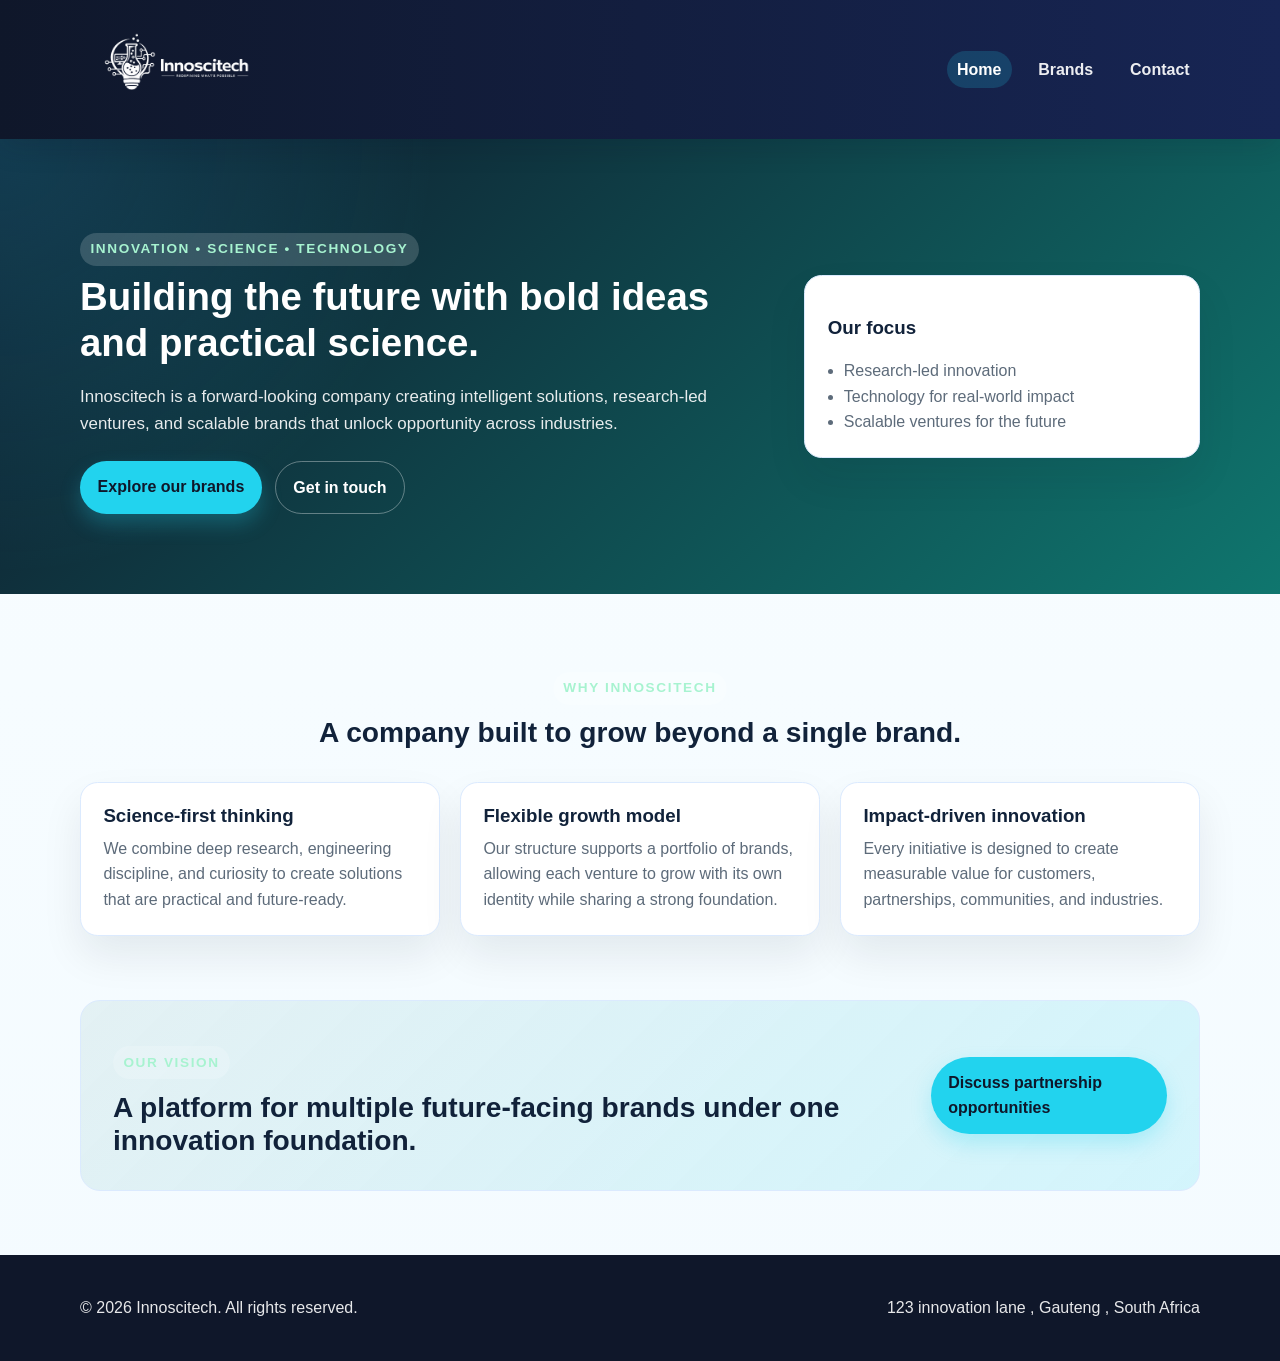
<file: index.html>
<!DOCTYPE html>
<html lang="en">
<head>
  <meta charset="UTF-8">
  <meta name="viewport" content="width=device-width, initial-scale=1.0">
  <title>Innoscitech | Innovation, Science & Technology</title>
  <meta name="description" content="Innoscitech is a future-focused innovation, science and technology company creating scalable ventures and intelligent solutions.">
  <meta name="keywords" content="innovation, science, technology, research-led ventures, scalable brands, startup portfolio, Innoscitech">
  <link rel="canonical" href="https://trish-kundai.github.io/Innoscitech/">
  <meta property="og:title" content="Innoscitech | Innovation, Science & Technology">
  <meta property="og:description" content="Innoscitech is a future-focused innovation, science and technology company creating scalable ventures and intelligent solutions.">
  <meta property="og:type" content="website">
  <meta property="og:url" content="https://trish-kundai.github.io/Innoscitech/">
  <meta property="og:image" content="https://trish-kundai.github.io/Innoscitech/assets/image.png">
  <meta name="twitter:card" content="summary_large_image">
  <meta name="twitter:title" content="Innoscitech | Innovation, Science & Technology">
  <meta name="twitter:description" content="Innoscitech is a future-focused innovation, science and technology company creating scalable ventures and intelligent solutions.">
  <link rel="stylesheet" href="styles.css">
</head>
<body>
  <header class="site-header">
    <div class="container nav-wrap">
      <a class="brand" href="index.html">
        <img class="brand-mark" src="assets/image.png" alt="Innoscitech logo">
      </a>
      <nav class="site-nav" aria-label="Main navigation">
        <a href="index.html" class="active">Home</a>
        <a href="brands.html">Brands</a>
        <a href="contact.html">Contact</a>
      </nav>
    </div>
  </header>

  <main>
    <section class="hero">
      <div class="container hero-grid">
        <div>
          <p class="eyebrow">Innovation • Science • Technology</p>
          <h1>Building the future with bold ideas and practical science.</h1>
          <p class="hero-copy">Innoscitech is a forward-looking company creating intelligent solutions, research-led ventures, and scalable brands that unlock opportunity across industries.</p>
          <div class="hero-actions">
            <a class="btn btn-primary" href="brands.html">Explore our brands</a>
            <a class="btn btn-secondary" href="contact.html">Get in touch</a>
          </div>
        </div>
        <div class="hero-card">
          <h3>Our focus</h3>
          <ul>
            <li>Research-led innovation</li>
            <li>Technology for real-world impact</li>
            <li>Scalable ventures for the future</li>
          </ul>
        </div>
      </div>
    </section>

    <section class="section">
      <div class="container">
        <div class="section-heading">
          <p class="eyebrow">Why Innoscitech</p>
          <h2>A company built to grow beyond a single brand.</h2>
        </div>
        <div class="card-grid">
          <article class="info-card">
            <h3>Science-first thinking</h3>
            <p>We combine deep research, engineering discipline, and curiosity to create solutions that are practical and future-ready.</p>
          </article>
          <article class="info-card">
            <h3>Flexible growth model</h3>
            <p>Our structure supports a portfolio of brands, allowing each venture to grow with its own identity while sharing a strong foundation.</p>
          </article>
          <article class="info-card">
            <h3>Impact-driven innovation</h3>
            <p>Every initiative is designed to create measurable value for customers, partnerships, communities, and industries.</p>
          </article>
        </div>
      </div>
    </section>

    <section class="section section-alt">
      <div class="container spotlight">
        <div>
          <p class="eyebrow">Our vision</p>
          <h2>A platform for multiple future-facing brands under one innovation foundation.</h2>
        </div>
        <a class="btn btn-primary" href="contact.html">Discuss partnership opportunities</a>
      </div>
    </section>
  </main>

  <footer class="site-footer">
    <div class="container footer-wrap">
      <p>© 2026 Innoscitech. All rights reserved.</p>
      <p>123 innovation lane , Gauteng , South Africa </p>
    </div>
  </footer>
</body>
</html>
</file>
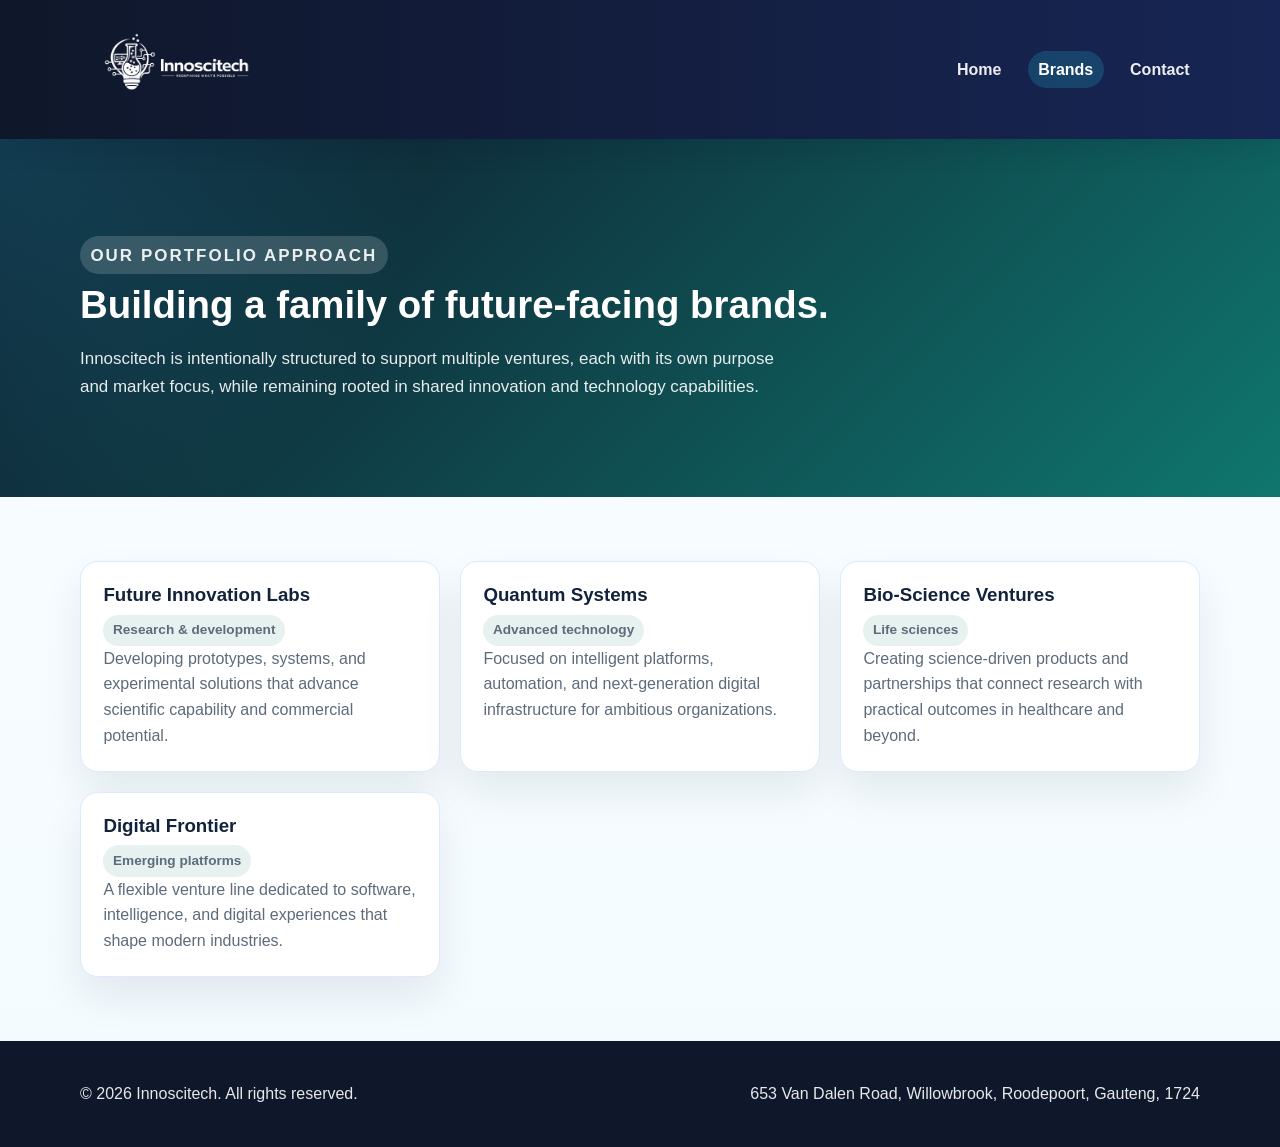
<file: brands.html>
<!DOCTYPE html>
<html lang="en">
<head>
  <meta charset="UTF-8">
  <meta name="viewport" content="width=device-width, initial-scale=1.0">
  <title>Our Brands | Innoscitech</title>
  <meta name="description" content="Innoscitech’s portfolio strategy is designed to support multiple future brands under one innovation-led company.">
  <meta name="keywords" content="Innoscitech brands, innovation portfolio, technology ventures, science companies, future brands">
  <link rel="canonical" href="https://trish-kundai.github.io/Innoscitech/brands.html">
  <meta property="og:title" content="Our Brands | Innoscitech">
  <meta property="og:description" content="Innoscitech’s portfolio strategy is designed to support multiple future brands under one innovation-led company.">
  <meta property="og:type" content="website">
  <meta property="og:url" content="https://trish-kundai.github.io/Innoscitech/brands.html">
  <meta property="og:image" content="https://trish-kundai.github.io/Innoscitech/assets/image.png">
  <meta name="twitter:card" content="summary_large_image">
  <meta name="twitter:title" content="Our Brands | Innoscitech">
  <meta name="twitter:description" content="Innoscitech’s portfolio strategy is designed to support multiple future brands under one innovation-led company.">
  <link rel="stylesheet" href="styles.css">
</head>
<body>
  <header class="site-header">
    <div class="container nav-wrap">
      <a class="brand" href="index.html">
        <img class="brand-mark" src="assets/image.png" alt="Innoscitech logo">
      </a>
      <nav class="site-nav" aria-label="Main navigation">
        <a href="index.html">Home</a>
        <a href="brands.html" class="active">Brands</a>
        <a href="contact.html">Contact</a>
      </nav>
    </div>
  </header>

  <main>
    <section class="page-hero">
      <div class="container">
        <p class="eyebrow">Our portfolio approach</p>
        <h1>Building a family of future-facing brands.</h1>
        <p>Innoscitech is intentionally structured to support multiple ventures, each with its own purpose and market focus, while remaining rooted in shared innovation and technology capabilities.</p>
      </div>
    </section>

    <section class="section">
      <div class="container">
        <div class="card-grid">
          <article class="info-card brand-card">
            <h3>Future Innovation Labs</h3>
            <p class="pill">Research & development</p>
            <p>Developing prototypes, systems, and experimental solutions that advance scientific capability and commercial potential.</p>
          </article>
          <article class="info-card brand-card">
            <h3>Quantum Systems</h3>
            <p class="pill">Advanced technology</p>
            <p>Focused on intelligent platforms, automation, and next-generation digital infrastructure for ambitious organizations.</p>
          </article>
          <article class="info-card brand-card">
            <h3>Bio-Science Ventures</h3>
            <p class="pill">Life sciences</p>
            <p>Creating science-driven products and partnerships that connect research with practical outcomes in healthcare and beyond.</p>
          </article>
          <article class="info-card brand-card">
            <h3>Digital Frontier</h3>
            <p class="pill">Emerging platforms</p>
            <p>A flexible venture line dedicated to software, intelligence, and digital experiences that shape modern industries.</p>
          </article>
        </div>
      </div>
    </section>
  </main>

  <footer class="site-footer">
    <div class="container footer-wrap">
      <p>© 2026 Innoscitech. All rights reserved.</p>
      <p>653 Van Dalen Road, Willowbrook, Roodepoort, Gauteng, 1724</p>
    </div>
  </footer>
</body>
</html>
</file>
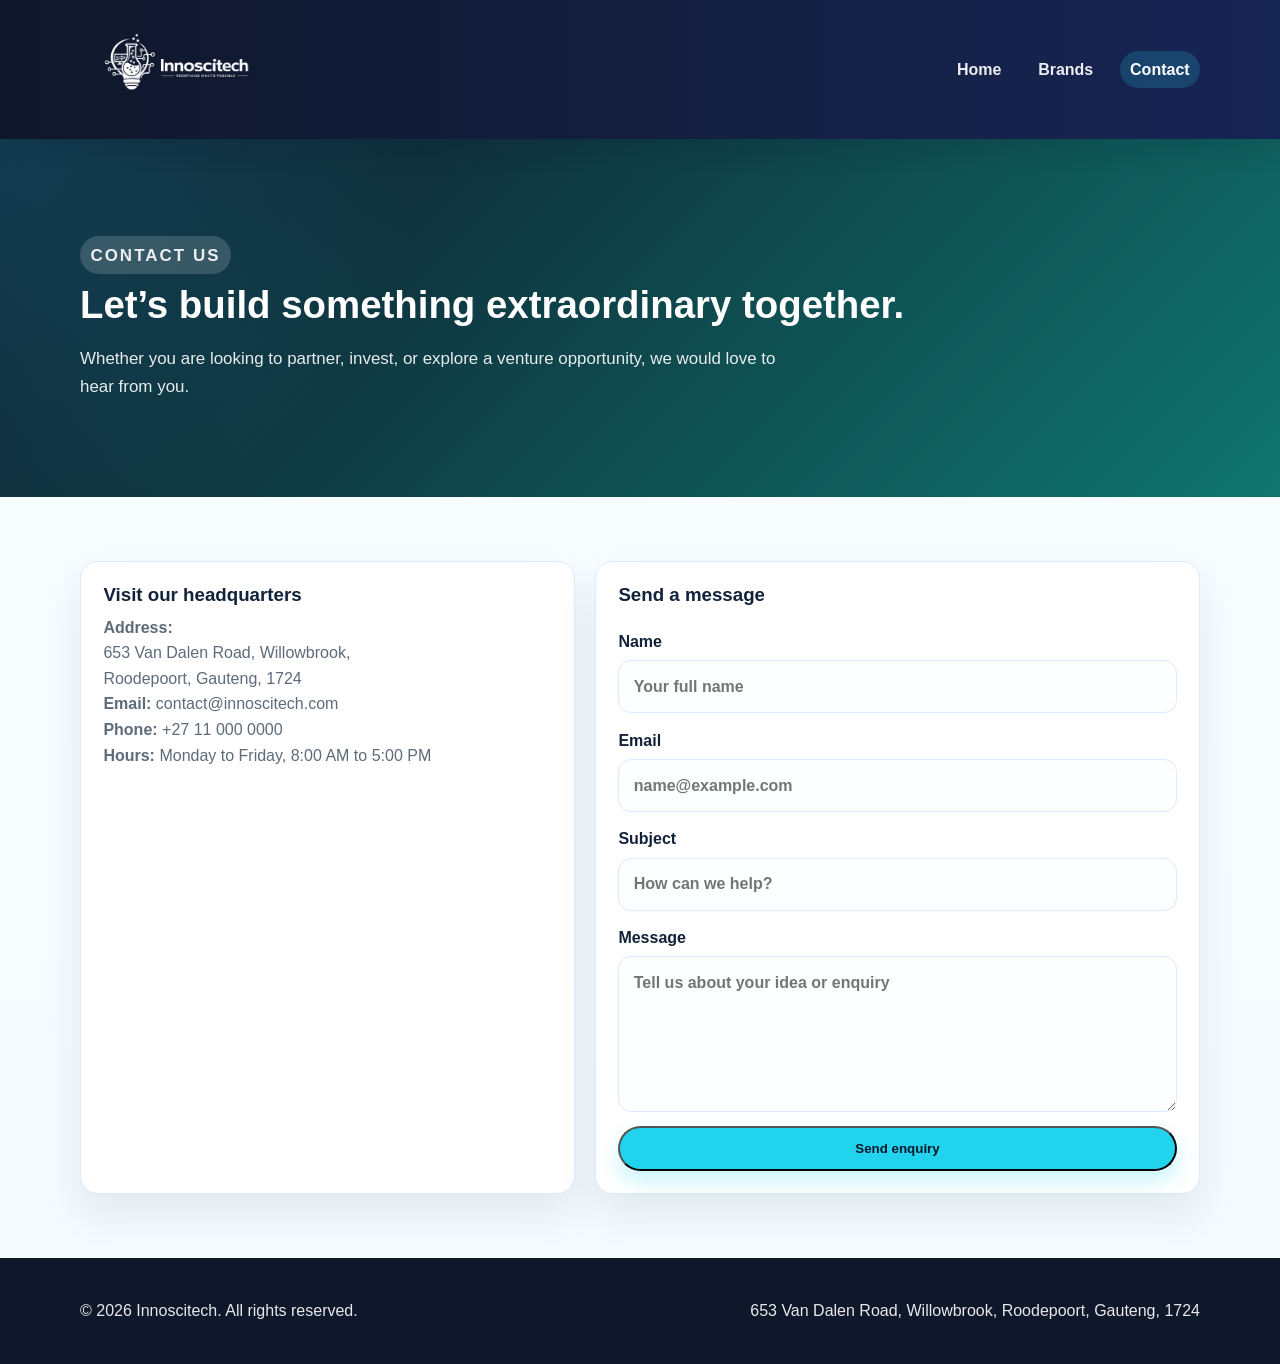
<file: contact.html>
<!DOCTYPE html>
<html lang="en">
<head>
  <meta charset="UTF-8">
  <meta name="viewport" content="width=device-width, initial-scale=1.0">
  <title>Contact Us | Innoscitech</title>
  <meta name="description" content="Get in touch with Innoscitech at our headquarters in Roodepoort or through our contact form.">
  <meta name="keywords" content="contact Innoscitech, innovation inquiry, partnership request, technology inquiry, science venture contact">
  <link rel="canonical" href="https://trish-kundai.github.io/Innoscitech/contact.html">
  <meta property="og:title" content="Contact Us | Innoscitech">
  <meta property="og:description" content="Get in touch with Innoscitech at our headquarters in Roodepoort or through our contact form.">
  <meta property="og:type" content="website">
  <meta property="og:url" content="https://trish-kundai.github.io/Innoscitech/contact.html">
  <meta property="og:image" content="https://trish-kundai.github.io/Innoscitech/assets/image.png">
  <meta name="twitter:card" content="summary_large_image">
  <meta name="twitter:title" content="Contact Us | Innoscitech">
  <meta name="twitter:description" content="Get in touch with Innoscitech at our headquarters in Roodepoort or through our contact form.">
  <link rel="stylesheet" href="styles.css">
</head>
<body>
  <header class="site-header">
    <div class="container nav-wrap">
      <a class="brand" href="index.html">
        <img class="brand-mark" src="assets/image.png" alt="Innoscitech logo">
      </a>
      <nav class="site-nav" aria-label="Main navigation">
        <a href="index.html">Home</a>
        <a href="brands.html">Brands</a>
        <a href="contact.html" class="active">Contact</a>
      </nav>
    </div>
  </header>

  <main>
    <section class="page-hero">
      <div class="container">
        <p class="eyebrow">Contact us</p>
        <h1>Let’s build something extraordinary together.</h1>
        <p>Whether you are looking to partner, invest, or explore a venture opportunity, we would love to hear from you.</p>
      </div>
    </section>

    <section class="section">
      <div class="container contact-grid">
        <div class="info-card">
          <h3>Visit our headquarters</h3>
          <p><strong>Address:</strong><br>653 Van Dalen Road, Willowbrook,<br>Roodepoort, Gauteng, 1724</p>
          <p><strong>Email:</strong> contact@innoscitech.com</p>
          <p><strong>Phone:</strong> +27 11 000 0000</p>
          <p><strong>Hours:</strong> Monday to Friday, 8:00 AM to 5:00 PM</p>
        </div>
        <form class="info-card contact-form">
          <h3>Send a message</h3>
          <label>
            Name
            <input type="text" placeholder="Your full name">
          </label>
          <label>
            Email
            <input type="email" placeholder="name@example.com">
          </label>
          <label>
            Subject
            <input type="text" placeholder="How can we help?">
          </label>
          <label>
            Message
            <textarea rows="5" placeholder="Tell us about your idea or enquiry"></textarea>
          </label>
          <button class="btn btn-primary" type="submit">Send enquiry</button>
        </form>
      </div>
    </section>
  </main>

  <footer class="site-footer">
    <div class="container footer-wrap">
      <p>© 2026 Innoscitech. All rights reserved.</p>
      <p>653 Van Dalen Road, Willowbrook, Roodepoort, Gauteng, 1724</p>
    </div>
  </footer>
</body>
</html>
</file>
<file: styles.css>
:root {
  --navy: #0f172a;
  --navy-soft: #172554;
  --teal: #0f766e;
  --cyan: #22d3ee;
  --mint: #a7f3d0;
  --surface: #f4fbff;
  --text: #11223a;
  --muted: #5d6b7a;
  --border: #dbeafe;
}

* {
  box-sizing: border-box;
}

body {
  margin: 0;
  font-family: "Segoe UI", Tahoma, Geneva, Verdana, sans-serif;
  color: var(--text);
  background: linear-gradient(180deg, #f8fdff 0%, var(--surface) 100%);
  line-height: 1.6;
}

img,
svg {
  max-width: 100%;
}

.container {
  width: min(1120px, calc(100% - 2rem));
  margin: 0 auto;
}

.site-header {
  background: linear-gradient(90deg, var(--navy) 0%, var(--navy-soft) 100%);
  color: white;
  position: sticky;
  top: 0;
  z-index: 10;
  box-shadow: 0 10px 25px rgba(15, 23, 42, 0.12);
  padding: 0;
}

.nav-wrap {
  display: flex;
  justify-content: space-between;
  align-items: center;
  padding: 0.35rem 0;
}

.brand {
  display: inline-flex;
  align-items: center;
  color: white;
  text-decoration: none;
  font-weight: 700;
  letter-spacing: 0.08em;
  text-transform: uppercase;
}

.brand-mark {
  width: auto;
  height: 8rem;
  margin-right: 0;
  object-fit: contain;
  filter: brightness(0) invert(1);
}

.brand {
  min-height: 40px;
  align-items: center;
  display: flex;
  padding: 0;
}

.site-nav {
  display: flex;
  gap: 1rem;
  align-items: center;
}

.site-nav a {
  color: rgba(255, 255, 255, 0.92);
  text-decoration: none;
  font-weight: 600;
  padding: 0.35rem 0.65rem;
  border-radius: 999px;
}

.site-nav a.active,
.site-nav a:hover {
  background: rgba(34, 211, 238, 0.18);
  color: white;
}

.hero,
.page-hero {
  background: radial-gradient(circle at top left, rgba(34, 211, 238, 0.2), transparent 32%), linear-gradient(135deg, var(--navy) 0%, var(--teal) 100%);
  color: white;
  padding: 5rem 0;
}

.hero-grid {
  display: grid;
  grid-template-columns: 1.4fr 0.8fr;
  gap: 2rem;
  align-items: center;
}

.eyebrow {
  display: inline-block;
  margin-bottom: 0.5rem;
  padding: 0.35rem 0.65rem;
  border-radius: 999px;
  background: rgba(255, 255, 255, 0.16);
  color: var(--mint);
  font-size: 0.85rem;
  font-weight: 700;
  text-transform: uppercase;
  letter-spacing: 0.12em;
}

h1,
h2,
h3 {
  line-height: 1.2;
}

.hero h1,
.page-hero h1 {
  font-size: clamp(2rem, 3vw, 3.2rem);
  margin: 0 0 1rem;
}

.hero-copy,
.page-hero p {
  font-size: 1.06rem;
  color: rgba(255, 255, 255, 0.9);
  max-width: 700px;
}

.hero-actions {
  display: flex;
  flex-wrap: wrap;
  gap: 0.8rem;
  margin-top: 1.5rem;
}

.btn {
  display: inline-block;
  padding: 0.8rem 1.1rem;
  border-radius: 999px;
  text-decoration: none;
  font-weight: 700;
  transition: transform 0.2s ease, box-shadow 0.2s ease;
}

.btn:hover {
  transform: translateY(-2px);
}

.btn-primary {
  background: var(--cyan);
  color: var(--navy);
  box-shadow: 0 10px 20px rgba(34, 211, 238, 0.25);
}

.btn-secondary {
  background: transparent;
  border: 1px solid rgba(255, 255, 255, 0.35);
  color: white;
}

.hero-card,
.info-card {
  background: white;
  color: var(--text);
  border: 1px solid var(--border);
  border-radius: 1.1rem;
  padding: 1.4rem;
  box-shadow: 0 20px 40px rgba(15, 23, 42, 0.08);
}

.hero-card ul {
  margin: 0;
  padding-left: 1rem;
  color: var(--muted);
}

.section {
  padding: 4rem 0;
}

.section-alt {
  padding-top: 0;
}

.section-heading {
  text-align: center;
  margin-bottom: 2rem;
}

.section-heading h2,
.spotlight h2 {
  font-size: clamp(1.5rem, 2.2vw, 2.1rem);
  margin: 0.2rem 0 0;
}

.card-grid {
  display: grid;
  grid-template-columns: repeat(3, minmax(0, 1fr));
  gap: 1.25rem;
}

.info-card h3 {
  margin-top: 0;
  margin-bottom: 0.5rem;
}

.info-card p {
  margin: 0;
  color: var(--muted);
}

.spotlight {
  background: linear-gradient(135deg, rgba(15, 118, 110, 0.08), rgba(34, 211, 238, 0.16));
  border: 1px solid var(--border);
  border-radius: 1.25rem;
  padding: 2rem;
  display: flex;
  justify-content: space-between;
  align-items: center;
  gap: 1rem;
}

.pill {
  display: inline-block;
  margin: 0 0 0.75rem;
  padding: 0.3rem 0.6rem;
  border-radius: 999px;
  background: rgba(15, 118, 110, 0.1);
  color: var(--teal);
  font-size: 0.85rem;
  font-weight: 700;
}

.contact-grid {
  display: grid;
  grid-template-columns: 0.9fr 1.1fr;
  gap: 1.25rem;
}

.contact-form {
  display: grid;
  gap: 0.9rem;
}

.contact-form label {
  display: grid;
  gap: 0.35rem;
  font-weight: 600;
  color: var(--text);
}

.contact-form input,
.contact-form textarea {
  font: inherit;
  padding: 0.8rem 0.9rem;
  border: 1px solid var(--border);
  border-radius: 0.8rem;
  background: #fcfeff;
}

.site-footer {
  background: var(--navy);
  color: rgba(255, 255, 255, 0.9);
  padding: 1.5rem 0;
}

.footer-wrap {
  display: flex;
  justify-content: space-between;
  gap: 1rem;
  flex-wrap: wrap;
}

@media (max-width: 840px) {
  .hero-grid,
  .contact-grid,
  .card-grid {
    grid-template-columns: 1fr;
  }

  .spotlight {
    flex-direction: column;
    align-items: flex-start;
  }
}

@media (max-width: 560px) {
  .nav-wrap {
    flex-direction: column;
    align-items: flex-start;
    gap: 0.75rem;
  }

  .site-nav {
    flex-wrap: wrap;
  }

  .hero,
  .page-hero {
    padding: 3.5rem 0;
  }
}
</file>
